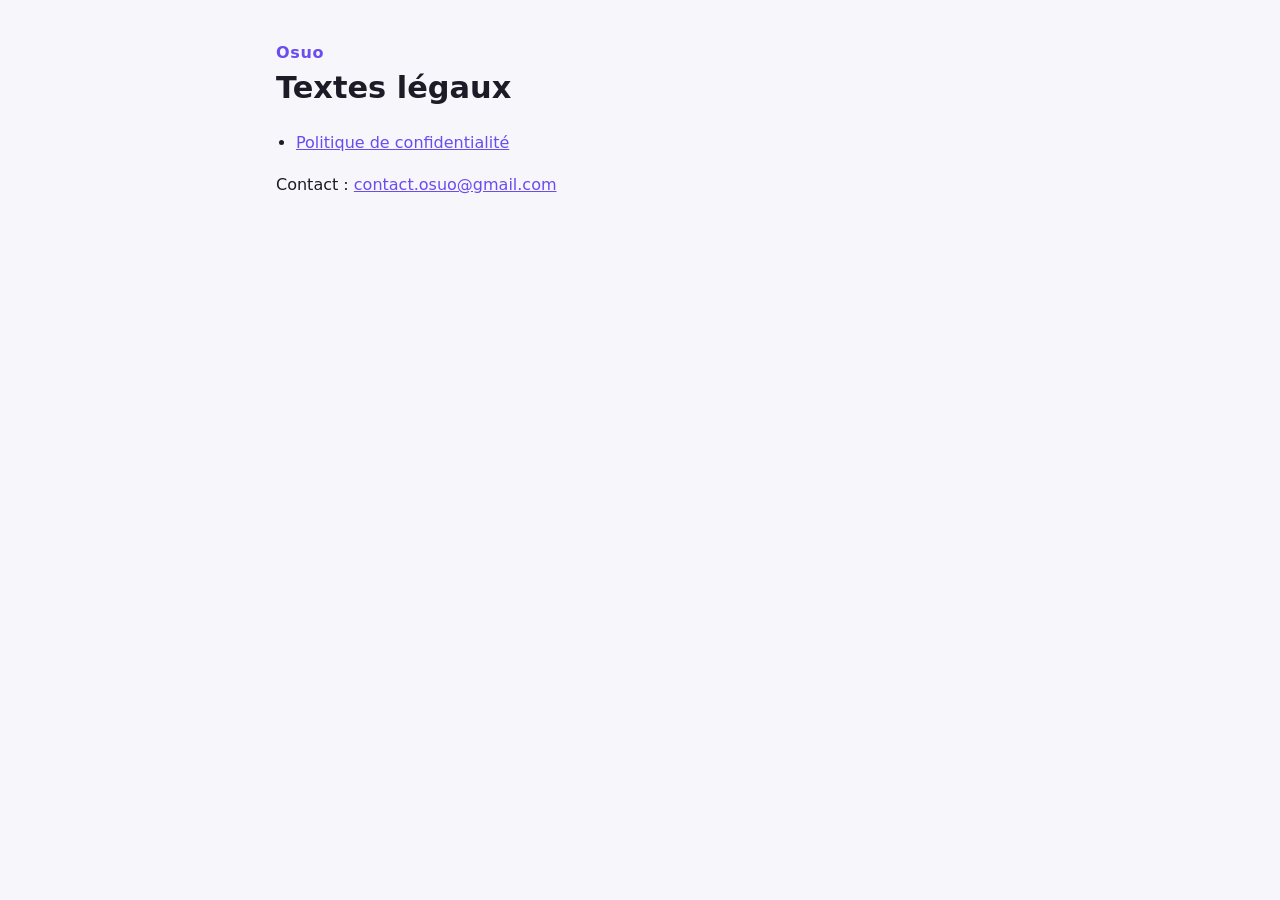
<file: index.html>
<!doctype html>
<html lang="fr">
<head>
<meta charset="utf-8">
<meta name="viewport" content="width=device-width, initial-scale=1">
<title>Textes légaux · Osuo</title>
<link rel="stylesheet" href="style.css">
</head>
<body>
<main>
<header>
  <p class="brand">Osuo</p>
  <h1>Textes légaux</h1>
</header>
<ul>
  <li><a href="confidentialite/">Politique de confidentialité</a></li>
</ul>
<p>Contact : <a href="mailto:contact.osuo@gmail.com">contact.osuo@gmail.com</a></p>
</main>
</body>
</html>
</file>
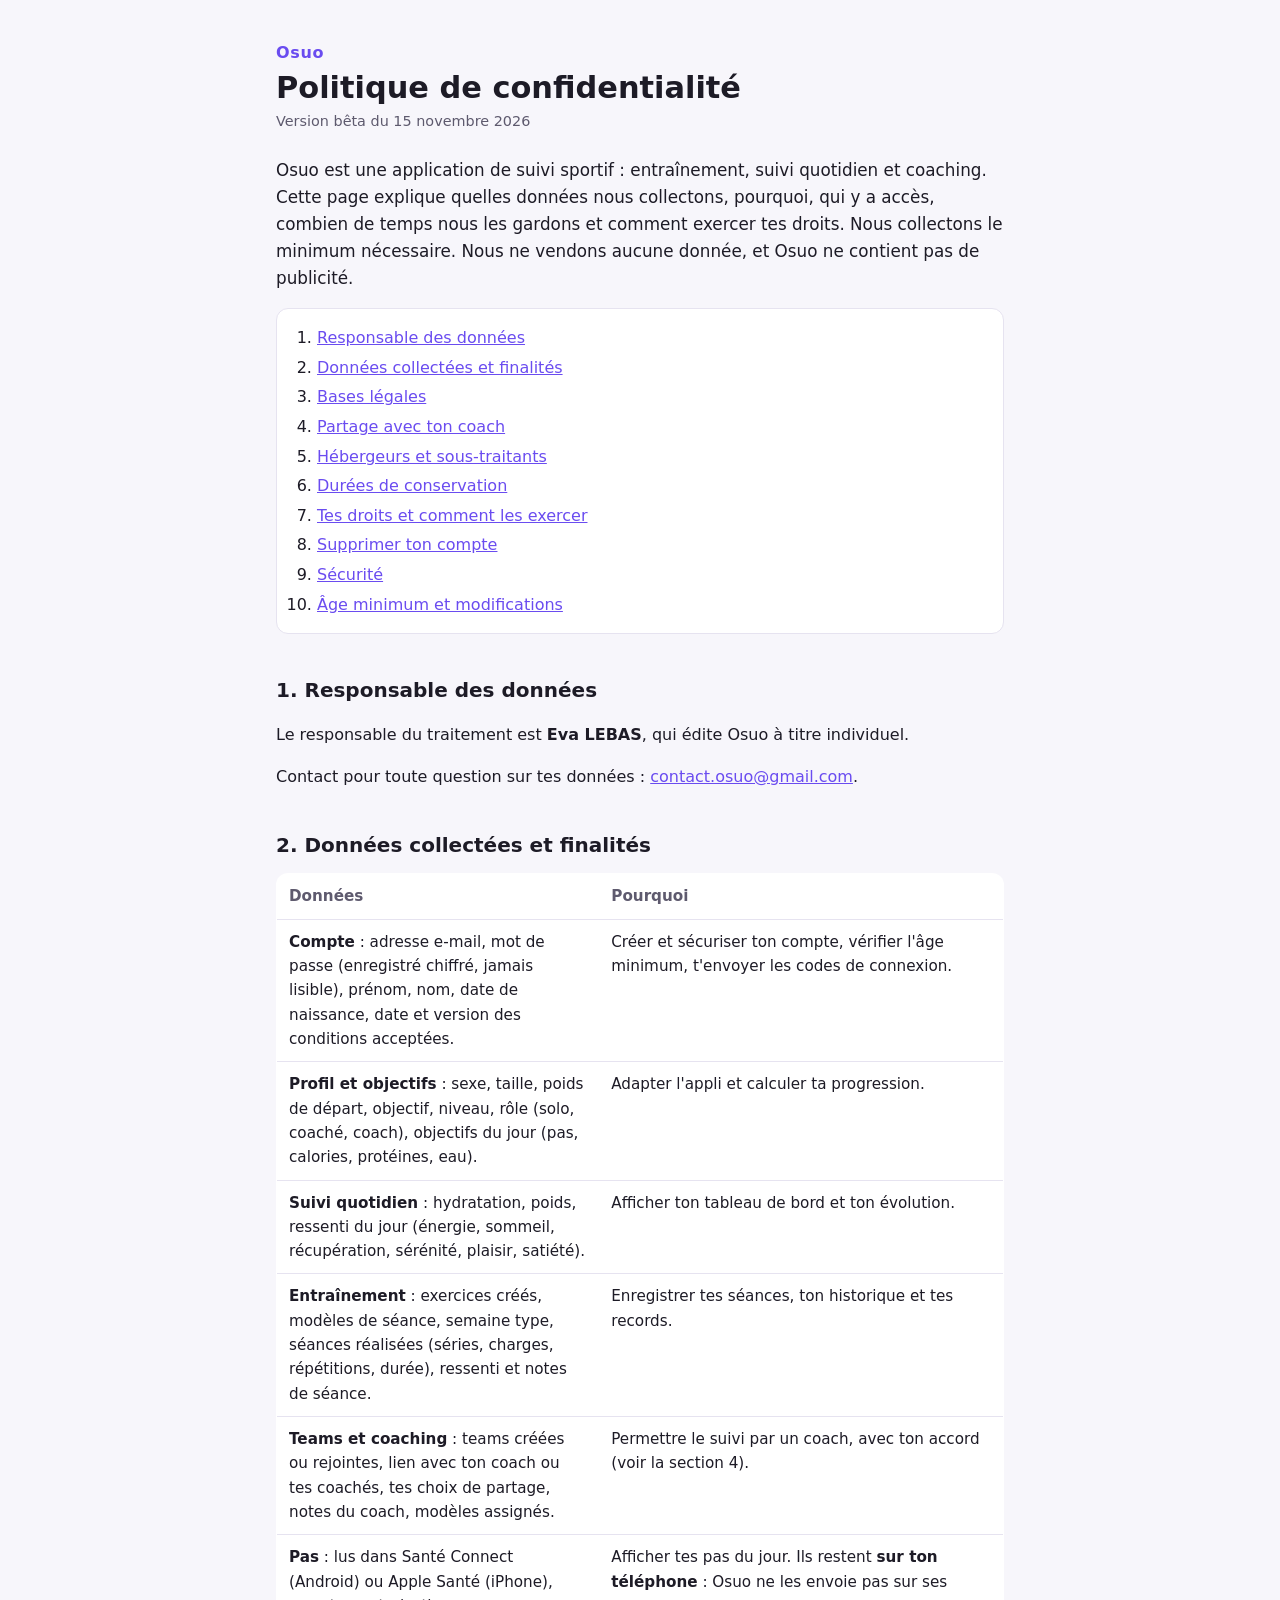
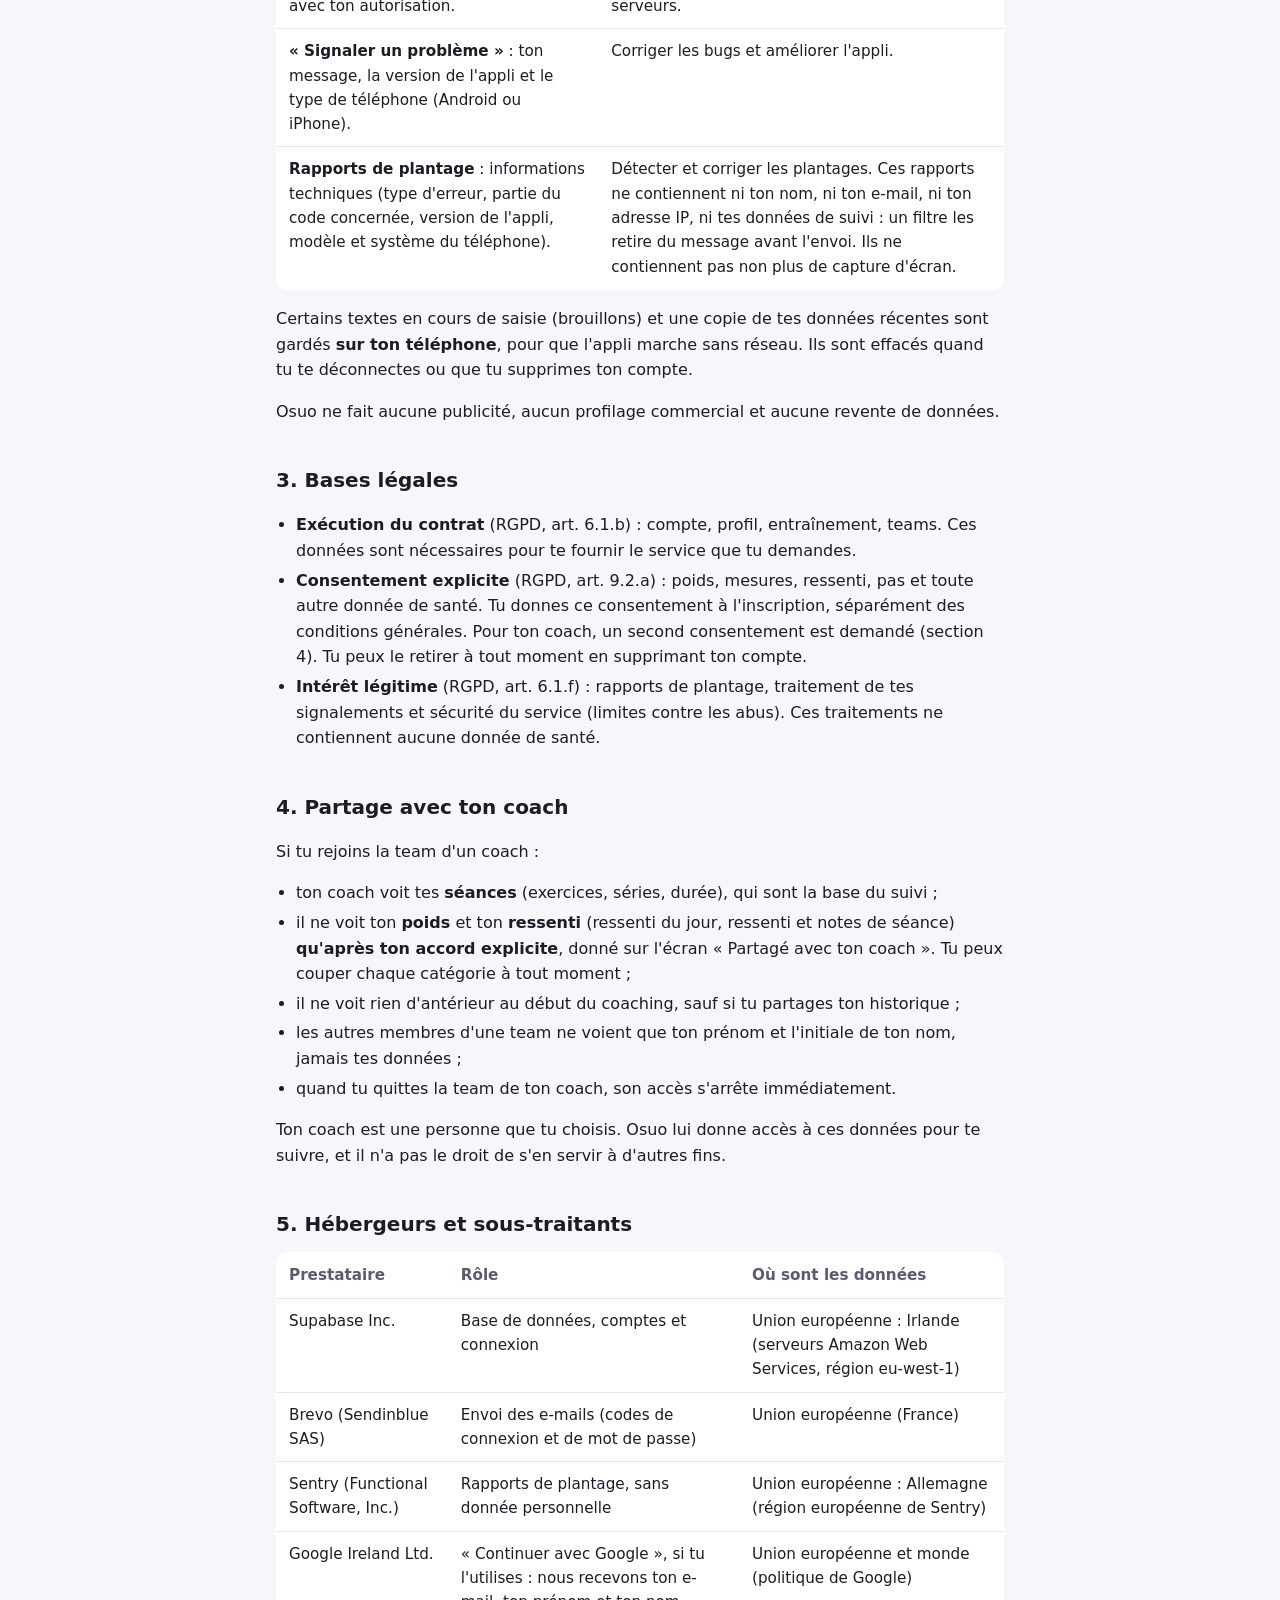
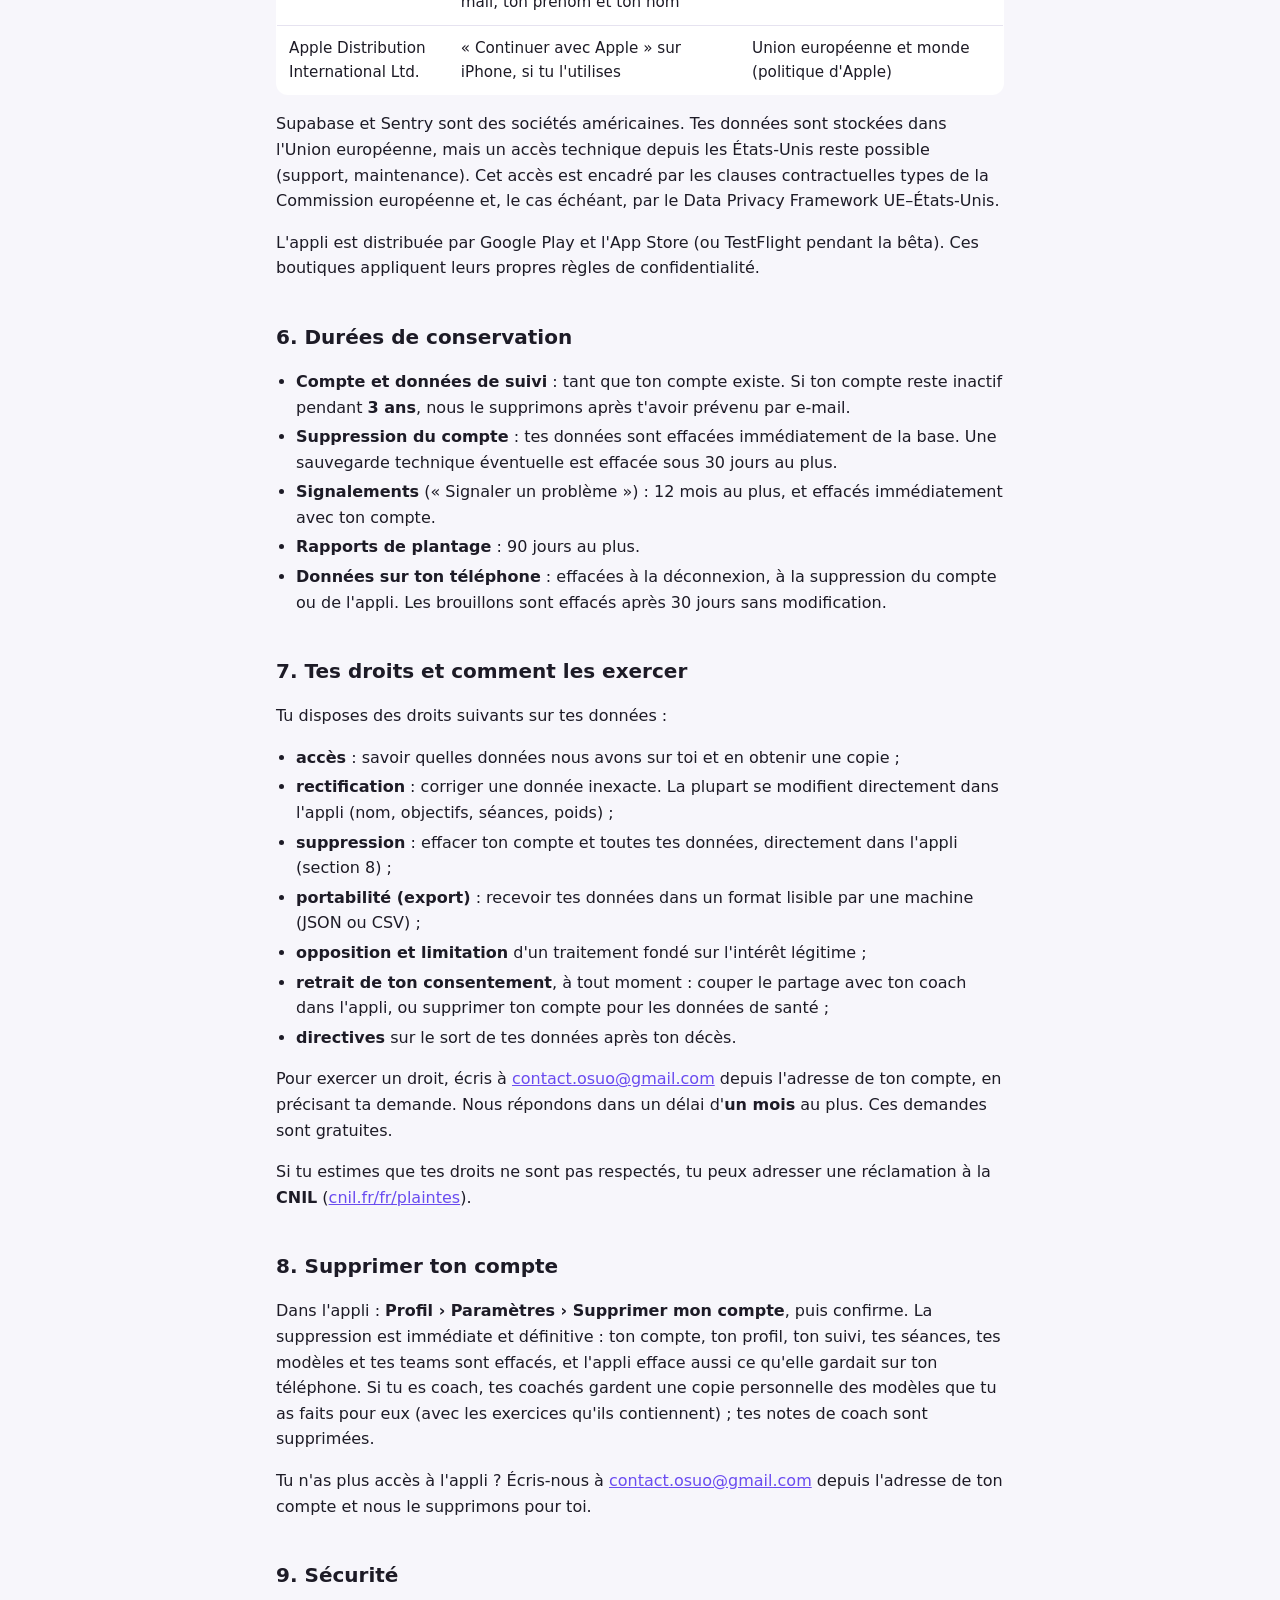
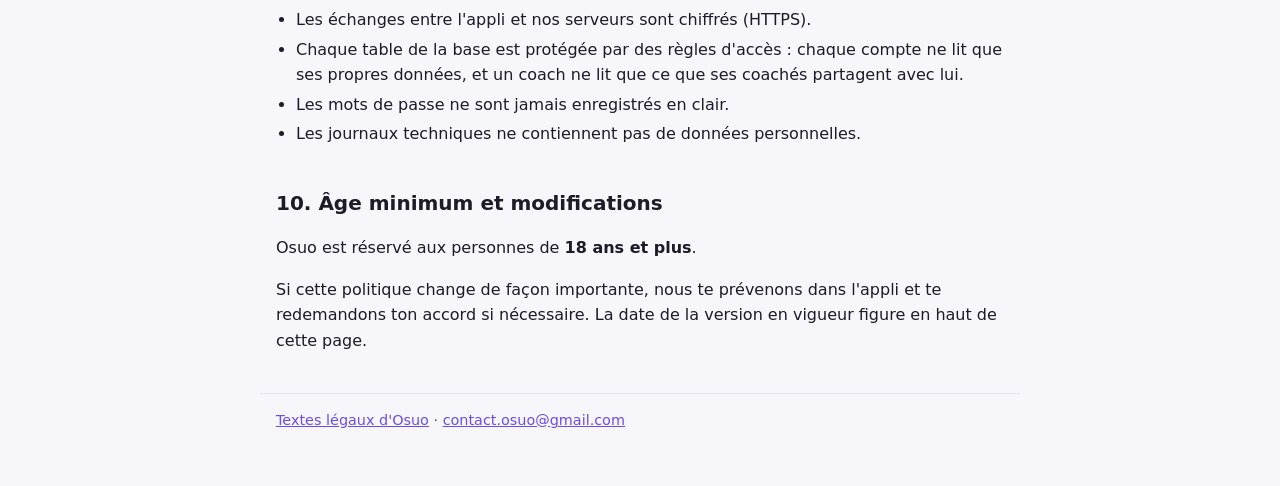
<file: confidentialite/index.html>
<!doctype html>
<html lang="fr">
<head>
<meta charset="utf-8">
<meta name="viewport" content="width=device-width, initial-scale=1">
<title>Politique de confidentialité · Osuo</title>
<meta name="description" content="Comment Osuo collecte, utilise et protège tes données.">
<link rel="stylesheet" href="../style.css">
</head>
<body>
<main>
<header>
  <p class="brand">Osuo</p>
  <h1>Politique de confidentialité</h1>
  <p class="meta">Version bêta du 15 novembre 2026</p>
</header>

<p class="lead">Osuo est une application de suivi sportif : entraînement, suivi quotidien et coaching. Cette page explique quelles données nous collectons, pourquoi, qui y a accès, combien de temps nous les gardons et comment exercer tes droits. Nous collectons le minimum nécessaire. Nous ne vendons aucune donnée, et Osuo ne contient pas de publicité.</p>

<nav class="toc" aria-label="Sommaire">
  <ol>
    <li><a href="#responsable">Responsable des données</a></li>
    <li><a href="#donnees">Données collectées et finalités</a></li>
    <li><a href="#bases">Bases légales</a></li>
    <li><a href="#coach">Partage avec ton coach</a></li>
    <li><a href="#prestataires">Hébergeurs et sous-traitants</a></li>
    <li><a href="#conservation">Durées de conservation</a></li>
    <li><a href="#droits">Tes droits et comment les exercer</a></li>
    <li><a href="#suppression">Supprimer ton compte</a></li>
    <li><a href="#securite">Sécurité</a></li>
    <li><a href="#divers">Âge minimum et modifications</a></li>
  </ol>
</nav>

<section id="responsable">
  <h2>1. Responsable des données</h2>
  <p>Le responsable du traitement est <strong>Eva LEBAS</strong>, qui édite Osuo à titre individuel.</p>
  <p>Contact pour toute question sur tes données : <a href="mailto:contact.osuo@gmail.com">contact.osuo@gmail.com</a>.</p>
</section>

<section id="donnees">
  <h2>2. Données collectées et finalités</h2>
  <table>
    <thead><tr><th>Données</th><th>Pourquoi</th></tr></thead>
    <tbody>
      <tr>
        <td><strong>Compte</strong> : adresse e-mail, mot de passe (enregistré chiffré, jamais lisible), prénom, nom, date de naissance, date et version des conditions acceptées.</td>
        <td>Créer et sécuriser ton compte, vérifier l'âge minimum, t'envoyer les codes de connexion.</td>
      </tr>
      <tr>
        <td><strong>Profil et objectifs</strong> : sexe, taille, poids de départ, objectif, niveau, rôle (solo, coaché, coach), objectifs du jour (pas, calories, protéines, eau).</td>
        <td>Adapter l'appli et calculer ta progression.</td>
      </tr>
      <tr>
        <td><strong>Suivi quotidien</strong> : hydratation, poids, ressenti du jour (énergie, sommeil, récupération, sérénité, plaisir, satiété).</td>
        <td>Afficher ton tableau de bord et ton évolution.</td>
      </tr>
      <tr>
        <td><strong>Entraînement</strong> : exercices créés, modèles de séance, semaine type, séances réalisées (séries, charges, répétitions, durée), ressenti et notes de séance.</td>
        <td>Enregistrer tes séances, ton historique et tes records.</td>
      </tr>
      <tr>
        <td><strong>Teams et coaching</strong> : teams créées ou rejointes, lien avec ton coach ou tes coachés, tes choix de partage, notes du coach, modèles assignés.</td>
        <td>Permettre le suivi par un coach, avec ton accord (voir la section 4).</td>
      </tr>
      <tr>
        <td><strong>Pas</strong> : lus dans Santé Connect (Android) ou Apple Santé (iPhone), avec ton autorisation.</td>
        <td>Afficher tes pas du jour. Ils restent <strong>sur ton téléphone</strong> : Osuo ne les envoie pas sur ses serveurs.</td>
      </tr>
      <tr>
        <td><strong>« Signaler un problème »</strong> : ton message, la version de l'appli et le type de téléphone (Android ou iPhone).</td>
        <td>Corriger les bugs et améliorer l'appli.</td>
      </tr>
      <tr>
        <td><strong>Rapports de plantage</strong> : informations techniques (type d'erreur, partie du code concernée, version de l'appli, modèle et système du téléphone).</td>
        <td>Détecter et corriger les plantages. Ces rapports ne contiennent ni ton nom, ni ton e-mail, ni ton adresse IP, ni tes données de suivi : un filtre les retire du message avant l'envoi. Ils ne contiennent pas non plus de capture d'écran.</td>
      </tr>
    </tbody>
  </table>
  <p>Certains textes en cours de saisie (brouillons) et une copie de tes données récentes sont gardés <strong>sur ton téléphone</strong>, pour que l'appli marche sans réseau. Ils sont effacés quand tu te déconnectes ou que tu supprimes ton compte.</p>
  <p>Osuo ne fait aucune publicité, aucun profilage commercial et aucune revente de données.</p>
</section>

<section id="bases">
  <h2>3. Bases légales</h2>
  <ul>
    <li><strong>Exécution du contrat</strong> (RGPD, art. 6.1.b) : compte, profil, entraînement, teams. Ces données sont nécessaires pour te fournir le service que tu demandes.</li>
    <li><strong>Consentement explicite</strong> (RGPD, art. 9.2.a) : poids, mesures, ressenti, pas et toute autre donnée de santé. Tu donnes ce consentement à l'inscription, séparément des conditions générales. Pour ton coach, un second consentement est demandé (section 4). Tu peux le retirer à tout moment en supprimant ton compte.</li>
    <li><strong>Intérêt légitime</strong> (RGPD, art. 6.1.f) : rapports de plantage, traitement de tes signalements et sécurité du service (limites contre les abus). Ces traitements ne contiennent aucune donnée de santé.</li>
  </ul>
</section>

<section id="coach">
  <h2>4. Partage avec ton coach</h2>
  <p>Si tu rejoins la team d'un coach :</p>
  <ul>
    <li>ton coach voit tes <strong>séances</strong> (exercices, séries, durée), qui sont la base du suivi ;</li>
    <li>il ne voit ton <strong>poids</strong> et ton <strong>ressenti</strong> (ressenti du jour, ressenti et notes de séance) <strong>qu'après ton accord explicite</strong>, donné sur l'écran « Partagé avec ton coach ». Tu peux couper chaque catégorie à tout moment ;</li>
    <li>il ne voit rien d'antérieur au début du coaching, sauf si tu partages ton historique ;</li>
    <li>les autres membres d'une team ne voient que ton prénom et l'initiale de ton nom, jamais tes données ;</li>
    <li>quand tu quittes la team de ton coach, son accès s'arrête immédiatement.</li>
  </ul>
  <p>Ton coach est une personne que tu choisis. Osuo lui donne accès à ces données pour te suivre, et il n'a pas le droit de s'en servir à d'autres fins.</p>
</section>

<section id="prestataires">
  <h2>5. Hébergeurs et sous-traitants</h2>
  <table>
    <thead><tr><th>Prestataire</th><th>Rôle</th><th>Où sont les données</th></tr></thead>
    <tbody>
      <tr>
        <td>Supabase Inc.</td>
        <td>Base de données, comptes et connexion</td>
        <td>Union européenne : Irlande (serveurs Amazon Web Services, région eu-west-1)</td>
      </tr>
      <tr>
        <td>Brevo (Sendinblue SAS)</td>
        <td>Envoi des e-mails (codes de connexion et de mot de passe)</td>
        <td>Union européenne (France)</td>
      </tr>
      <tr>
        <td>Sentry (Functional Software, Inc.)</td>
        <td>Rapports de plantage, sans donnée personnelle</td>
        <td>Union européenne : Allemagne (région européenne de Sentry)</td>
      </tr>
      <tr>
        <td>Google Ireland Ltd.</td>
        <td>« Continuer avec Google », si tu l'utilises : nous recevons ton e-mail, ton prénom et ton nom</td>
        <td>Union européenne et monde (politique de Google)</td>
      </tr>
      <tr>
        <td>Apple Distribution International Ltd.</td>
        <td>« Continuer avec Apple » sur iPhone, si tu l'utilises</td>
        <td>Union européenne et monde (politique d'Apple)</td>
      </tr>
    </tbody>
  </table>
  <p>Supabase et Sentry sont des sociétés américaines. Tes données sont stockées dans l'Union européenne, mais un accès technique depuis les États-Unis reste possible (support, maintenance). Cet accès est encadré par les clauses contractuelles types de la Commission européenne et, le cas échéant, par le Data Privacy Framework UE–États-Unis.</p>
  <p>L'appli est distribuée par Google Play et l'App Store (ou TestFlight pendant la bêta). Ces boutiques appliquent leurs propres règles de confidentialité.</p>
</section>

<section id="conservation">
  <h2>6. Durées de conservation</h2>
  <ul>
    <li><strong>Compte et données de suivi</strong> : tant que ton compte existe. Si ton compte reste inactif pendant <strong>3 ans</strong>, nous le supprimons après t'avoir prévenu par e-mail.</li>
    <li><strong>Suppression du compte</strong> : tes données sont effacées immédiatement de la base. Une sauvegarde technique éventuelle est effacée sous 30 jours au plus.</li>
    <li><strong>Signalements</strong> (« Signaler un problème ») : 12 mois au plus, et effacés immédiatement avec ton compte.</li>
    <li><strong>Rapports de plantage</strong> : 90 jours au plus.</li>
    <li><strong>Données sur ton téléphone</strong> : effacées à la déconnexion, à la suppression du compte ou de l'appli. Les brouillons sont effacés après 30 jours sans modification.</li>
  </ul>
</section>

<section id="droits">
  <h2>7. Tes droits et comment les exercer</h2>
  <p>Tu disposes des droits suivants sur tes données :</p>
  <ul>
    <li><strong>accès</strong> : savoir quelles données nous avons sur toi et en obtenir une copie ;</li>
    <li><strong>rectification</strong> : corriger une donnée inexacte. La plupart se modifient directement dans l'appli (nom, objectifs, séances, poids) ;</li>
    <li><strong>suppression</strong> : effacer ton compte et toutes tes données, directement dans l'appli (section 8) ;</li>
    <li><strong>portabilité (export)</strong> : recevoir tes données dans un format lisible par une machine (JSON ou CSV) ;</li>
    <li><strong>opposition et limitation</strong> d'un traitement fondé sur l'intérêt légitime ;</li>
    <li><strong>retrait de ton consentement</strong>, à tout moment : couper le partage avec ton coach dans l'appli, ou supprimer ton compte pour les données de santé ;</li>
    <li><strong>directives</strong> sur le sort de tes données après ton décès.</li>
  </ul>
  <p>Pour exercer un droit, écris à <a href="mailto:contact.osuo@gmail.com">contact.osuo@gmail.com</a> depuis l'adresse de ton compte, en précisant ta demande. Nous répondons dans un délai d'<strong>un mois</strong> au plus. Ces demandes sont gratuites.</p>
  <p>Si tu estimes que tes droits ne sont pas respectés, tu peux adresser une réclamation à la <strong>CNIL</strong> (<a href="https://www.cnil.fr/fr/plaintes">cnil.fr/fr/plaintes</a>).</p>
</section>

<section id="suppression">
  <h2>8. Supprimer ton compte</h2>
  <p>Dans l'appli : <strong>Profil › Paramètres › Supprimer mon compte</strong>, puis confirme. La suppression est immédiate et définitive : ton compte, ton profil, ton suivi, tes séances, tes modèles et tes teams sont effacés, et l'appli efface aussi ce qu'elle gardait sur ton téléphone. Si tu es coach, tes coachés gardent une copie personnelle des modèles que tu as faits pour eux (avec les exercices qu'ils contiennent) ; tes notes de coach sont supprimées.</p>
  <p>Tu n'as plus accès à l'appli ? Écris-nous à <a href="mailto:contact.osuo@gmail.com">contact.osuo@gmail.com</a> depuis l'adresse de ton compte et nous le supprimons pour toi.</p>
</section>

<section id="securite">
  <h2>9. Sécurité</h2>
  <ul>
    <li>Les échanges entre l'appli et nos serveurs sont chiffrés (HTTPS).</li>
    <li>Chaque table de la base est protégée par des règles d'accès : chaque compte ne lit que ses propres données, et un coach ne lit que ce que ses coachés partagent avec lui.</li>
    <li>Les mots de passe ne sont jamais enregistrés en clair.</li>
    <li>Les journaux techniques ne contiennent pas de données personnelles.</li>
  </ul>
</section>

<section id="divers">
  <h2>10. Âge minimum et modifications</h2>
  <p>Osuo est réservé aux personnes de <strong>18 ans et plus</strong>.</p>
  <p>Si cette politique change de façon importante, nous te prévenons dans l'appli et te redemandons ton accord si nécessaire. La date de la version en vigueur figure en haut de cette page.</p>
</section>
</main>
<footer>
  <p><a href="../">Textes légaux d'Osuo</a> · <a href="mailto:contact.osuo@gmail.com">contact.osuo@gmail.com</a></p>
</footer>
</body>
</html>
</file>
<file: style.css>
:root {
  --bg: #f7f6fb;
  --surface: #ffffff;
  --text: #1d1b26;
  --muted: #5e5a6e;
  --line: #e6e3f0;
  --accent: #8566ff;
  --accent-text: #6a4cf0;
}
@media (prefers-color-scheme: dark) {
  :root {
    --bg: #121019;
    --surface: #1c1a25;
    --text: #f1eff8;
    --muted: #aaa5bd;
    --line: #2f2b3d;
    --accent: #9b82ff;
    --accent-text: #b4a1ff;
  }
}
* { box-sizing: border-box; }
html { -webkit-text-size-adjust: 100%; }
body {
  margin: 0;
  background: var(--bg);
  color: var(--text);
  font: 16px/1.6 system-ui, -apple-system, "Segoe UI", Roboto, sans-serif;
}
main, footer { max-width: 760px; margin: 0 auto; padding: 0 16px; }
main { padding-top: 40px; padding-bottom: 24px; }
header { margin-bottom: 24px; }
.brand { margin: 0; color: var(--accent-text); font-weight: 700; letter-spacing: .04em; }
h1 { margin: 4px 0; font-size: 1.9rem; line-height: 1.2; }
h2 { margin: 40px 0 12px; font-size: 1.25rem; }
.meta { margin: 0; color: var(--muted); font-size: .9rem; }
.lead { font-size: 1.05rem; }
a { color: var(--accent-text); }
.toc {
  background: var(--surface);
  border: 1px solid var(--line);
  border-radius: 12px;
  padding: 12px 20px;
}
.toc ol { margin: 0; padding-left: 20px; }
ul { padding-left: 20px; }
li { margin: 4px 0; }
table {
  width: 100%;
  border-collapse: collapse;
  background: var(--surface);
  border: 1px solid var(--line);
  border-radius: 12px;
  overflow: hidden;
  font-size: .95rem;
}
th, td { text-align: left; vertical-align: top; padding: 10px 12px; border-top: 1px solid var(--line); }
th { border-top: 0; color: var(--muted); font-weight: 600; }
@media (max-width: 560px) {
  table, thead, tbody, tr, th, td { display: block; }
  thead { display: none; }
  tr { border-top: 1px solid var(--line); padding: 8px 0; }
  tr:first-child { border-top: 0; }
  td { border: 0; padding: 4px 12px; }
}
footer { padding-bottom: 40px; color: var(--muted); font-size: .9rem; border-top: 1px solid var(--line); }
</file>
